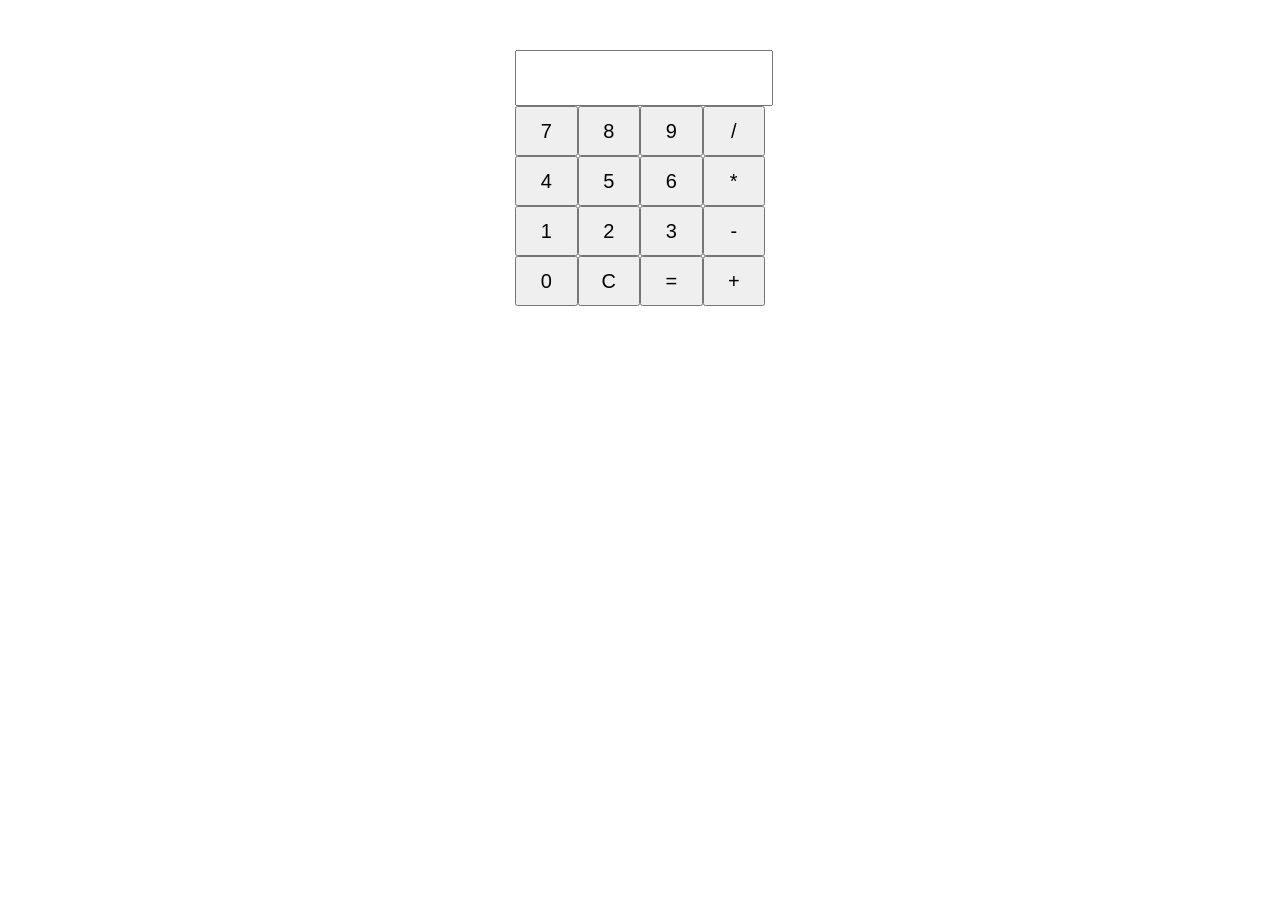
<file: index.html>
<!DOCTYPE html>
<html lang="en">
<head>
    <meta charset="UTF-8">
    <meta name="viewport" content="width=device-width, initial-scale=1.0">
    <title>Calculator</title>
    <link rel="stylesheet" href="style.css">
</head>
<body>

<div class="calculator">
    <input type="text" id="display" readonly>

    <div class="buttons">
        <button type="button" onclick="appendValue('7')">7</button>
        <button type="button" onclick="appendValue('8')">8</button>
        <button type="button" onclick="appendValue('9')">9</button>
        <button type="button" onclick="appendValue('/')">/</button>

        <button type="button" onclick="appendValue('4')">4</button>
        <button type="button" onclick="appendValue('5')">5</button>
        <button type="button" onclick="appendValue('6')">6</button>
        <button type="button" onclick="appendValue('*')">*</button>

        <button type="button" onclick="appendValue('1')">1</button>
        <button type="button" onclick="appendValue('2')">2</button>
        <button type="button" onclick="appendValue('3')">3</button>
        <button type="button" onclick="appendValue('-')">-</button>

        <button type="button" onclick="appendValue('0')">0</button>
        <button type="button" onclick="clearDisplay()">C</button>
        <button type="button" onclick="calculate()">=</button>
        <button type="button" onclick="appendValue('+')">+</button>
    </div>
</div>

<script src="script.js"></script>

</body>
</html>
</file>
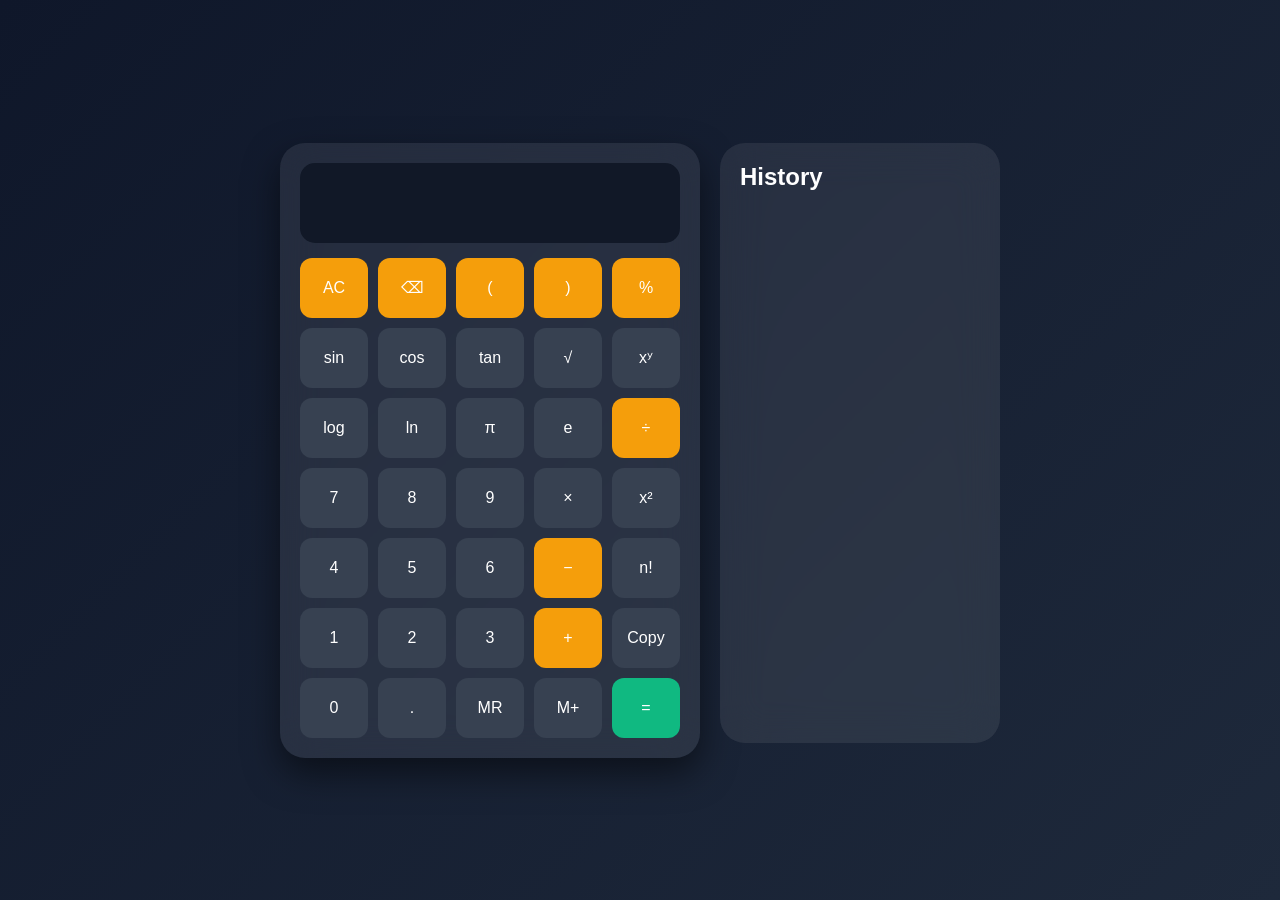
<file: calculator.html/index.html>
<!DOCTYPE html>
<html lang="en">
<head>
<meta charset="UTF-8">
<meta name="viewport" content="width=device-width, initial-scale=1.0">
<title>Professional Scientific Calculator</title>

<style>
*{
    margin:0;
    padding:0;
    box-sizing:border-box;
    font-family:'Segoe UI',sans-serif;
}

body{
    min-height:100vh;
    display:flex;
    justify-content:center;
    align-items:center;
    background:linear-gradient(135deg,#0f172a,#1e293b);
    padding:20px;
}

.container{
    display:flex;
    gap:20px;
    flex-wrap:wrap;
}

.calculator{
    width:420px;
    background:rgba(255,255,255,0.08);
    backdrop-filter:blur(20px);
    border-radius:25px;
    padding:20px;
    box-shadow:0 15px 35px rgba(0,0,0,.5);
}

.display{
    width:100%;
    height:80px;
    border:none;
    outline:none;
    border-radius:15px;
    background:#111827;
    color:white;
    text-align:right;
    font-size:2rem;
    padding:20px;
    margin-bottom:15px;
}

.buttons{
    display:grid;
    grid-template-columns:repeat(5,1fr);
    gap:10px;
}

button{
    border:none;
    height:60px;
    border-radius:12px;
    font-size:1rem;
    cursor:pointer;
    background:#374151;
    color:white;
    transition:.2s;
}

button:hover{
    transform:scale(1.05);
}

.operator{
    background:#f59e0b;
}

.equal{
    background:#10b981;
}

.history{
    width:280px;
    background:rgba(255,255,255,0.08);
    backdrop-filter:blur(20px);
    border-radius:25px;
    padding:20px;
    color:white;
    max-height:600px;
    overflow-y:auto;
}

.history h2{
    margin-bottom:15px;
}

.history p{
    margin-bottom:10px;
    word-wrap:break-word;
}
</style>
</head>

<body>

<div class="container">

<div class="calculator">

<input type="text" id="display" class="display" readonly>

<div class="buttons">

<button type="button" class="operator" onclick="clearDisplay()">AC</button>
<button type="button" class="operator" onclick="deleteLast()">⌫</button>
<button type="button" class="operator" onclick="appendValue('(')">(</button>
<button type="button" class="operator" onclick="appendValue(')')">)</button>
<button type="button" class="operator" onclick="appendValue('%')">%</button>

<button type="button" onclick="appendValue('Math.sin(')">sin</button>
<button type="button" onclick="appendValue('Math.cos(')">cos</button>
<button type="button" onclick="appendValue('Math.tan(')">tan</button>
<button type="button" onclick="appendValue('Math.sqrt(')">√</button>
<button type="button" onclick="appendValue('**')">xʸ</button>

<button type="button" onclick="appendValue('Math.log10(')">log</button>
<button type="button" onclick="appendValue('Math.log(')">ln</button>
<button type="button" onclick="appendValue('Math.PI')">π</button>
<button type="button" onclick="appendValue('Math.E')">e</button>
<button type="button" class="operator" onclick="appendValue('/')">÷</button>

<button type="button" onclick="appendValue('7')">7</button>
<button type="button" onclick="appendValue('8')">8</button>
<button type="button" onclick="appendValue('9')">9</button>
<button type="button" onclick="appendValue('*')">×</button>
<button type="button" onclick="square()">x²</button>

<button type="button" onclick="appendValue('4')">4</button>
<button type="button" onclick="appendValue('5')">5</button>
<button type="button" onclick="appendValue('6')">6</button>
<button type="button" class="operator" onclick="appendValue('-')">−</button>
<button type="button" onclick="factorial()">n!</button>

<button type="button" onclick="appendValue('1')">1</button>
<button type="button" onclick="appendValue('2')">2</button>
<button type="button" onclick="appendValue('3')">3</button>
<button type="button" class="operator" onclick="appendValue('+')">+</button>
<button type="button" onclick="copyResult()">Copy</button>

<button type="button" onclick="appendValue('0')">0</button>
<button type="button" onclick="appendValue('.')">.</button>
<button type="button" onclick="memoryRecall()">MR</button>
<button type="button" onclick="memoryAdd()">M+</button>
<button type="button" class="equal" onclick="calculate()">=</button>

</div>

</div>

<div class="history">
<h2>History</h2>
<div id="history"></div>
</div>

</div>

<script>

const display = document.getElementById("display");
const historyDiv = document.getElementById("history");

let memory = 0;
let calcHistory = [];

function appendValue(value){
    display.value += value;
}

function clearDisplay(){
    display.value = "";
}

function deleteLast(){
    display.value = display.value.slice(0,-1);
}

function evaluateExpression(expression){
    const trimmed = expression.trim();
    if (!trimmed) {
        throw new Error("Empty expression");
    }

    const validPattern = /^[0-9+\-*/%.() a-zA-Z]+$/;
    if (!validPattern.test(trimmed)) {
        throw new Error("Invalid expression");
    }

    return Function("return " + trimmed)();
}

function calculate(){
    try{
        const expression = display.value;
        const result = evaluateExpression(expression);
        display.value = result;
        calcHistory.unshift(`${expression} = ${result}`);
        updateHistory();
    }catch{
        display.value = "Error";
    }
}

function updateHistory(){
    historyDiv.innerHTML =
        calcHistory
        .slice(0,20)
        .map(item => `<p>${item}</p>`)
        .join("");
}

function square(){
    try{
        const value = evaluateExpression(display.value);
        display.value = value ** 2;
    }catch{
        display.value = "Error";
    }
}

function factorial(){
    try{
        const n = evaluateExpression(display.value);
        if (!Number.isInteger(n) || n < 0) {
            throw new Error("Invalid factorial");
        }
        let result = 1;
        for(let i=2; i<=n; i++){
            result *= i;
        }
        display.value = result;
    }catch{
        display.value = "Error";
    }
}

function memoryAdd(){
    try{
        memory = evaluateExpression(display.value);
    }catch{}
}

function memoryRecall(){
    display.value += memory;
}

function copyResult(){
    if (navigator.clipboard && navigator.clipboard.writeText) {
        navigator.clipboard.writeText(display.value);
    }
    alert("Copied!");
}

document.addEventListener("keydown",(e)=>{
    const key = e.key;
    if ("0123456789+-*/.%()".includes(key)){
        display.value += key;
        return;
    }
    if(key === "Enter"){
        calculate();
        return;
    }
    if(key === "Backspace"){
        deleteLast();
        return;
    }
    if(key === "Escape"){
        clearDisplay();
    }
});

</script>

</body>
</html>
</file>
<file: style.css>
body {
    display: flex;
    justify-content: center;
    margin-top: 50px;
    font-family: Arial, sans-serif;
}

.calculator {
    width: 250px;
}

#display {
    width: 100%;
    height: 50px;
    font-size: 24px;
    text-align: right;
}

.buttons {
    display: grid;
    grid-template-columns: repeat(4, 1fr);
}

button {
    height: 50px;
    font-size: 20px;
}
</file>
